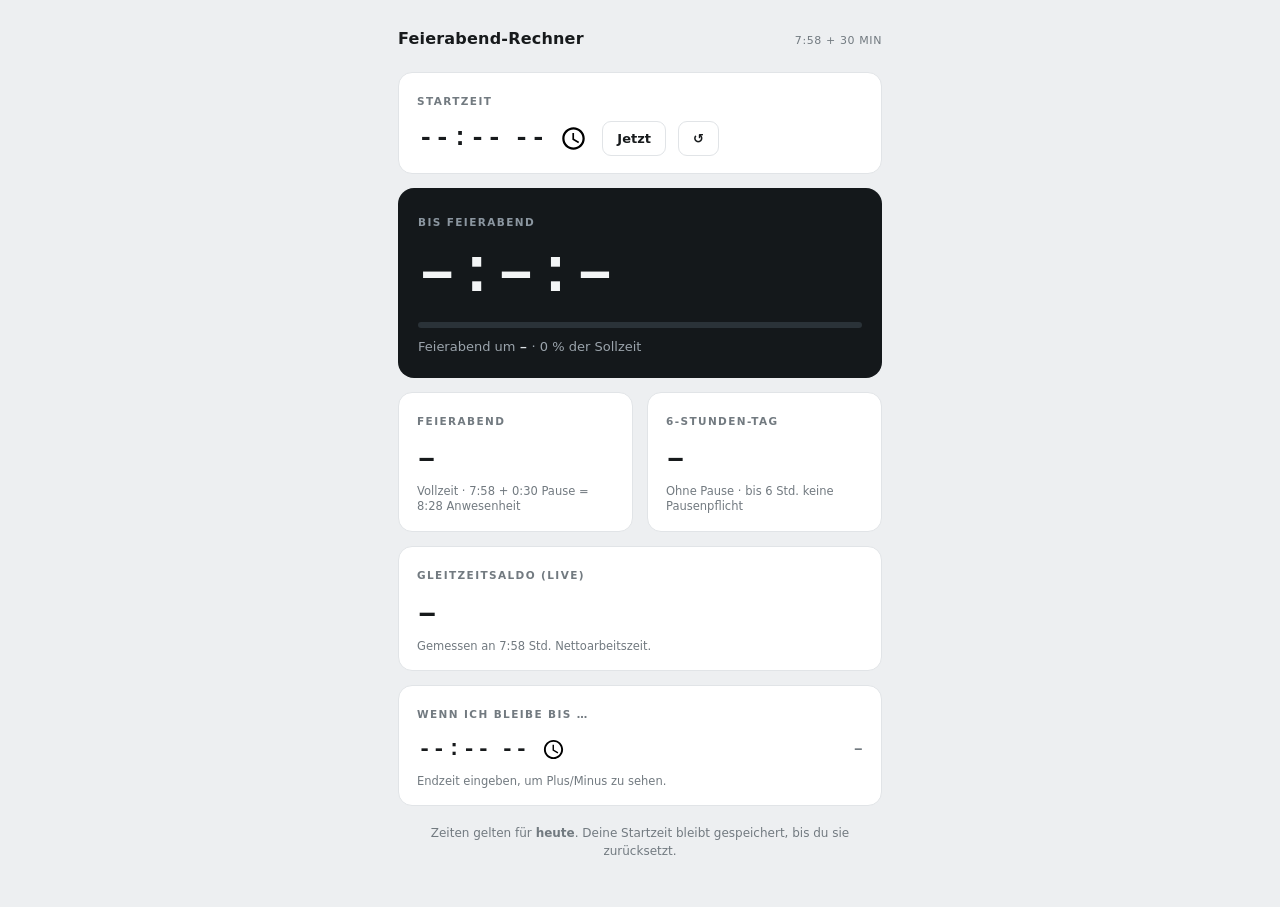
<file: feierabend-rechner.html>
<!DOCTYPE html>
<html lang="de">
<head>
<meta charset="UTF-8">
<meta name="viewport" content="width=device-width, initial-scale=1.0">
<title>Feierabend-Rechner</title>
<style>
  :root{
    --page:#EDEFF1;
    --surface:#FFFFFF;
    --panel:#14181B;
    --ink:#171A1C;
    --muted:#727A80;
    --line:#E1E4E7;
    --panel-line:#2A3238;
    --plus:#2E9D63;
    --plus-dim:#6FBF95;
    --warn:#D98324;
    --mono:ui-monospace,"SF Mono","Cascadia Code","Roboto Mono",Menlo,Consolas,monospace;
    --sans:system-ui,-apple-system,"Segoe UI",Roboto,Helvetica,Arial,sans-serif;
  }
  *{box-sizing:border-box;margin:0;padding:0}
  html,body{background:var(--page);color:var(--ink);font-family:var(--sans);
    -webkit-font-smoothing:antialiased;line-height:1.4}
  .wrap{max-width:520px;margin:0 auto;padding:28px 18px 48px}

  header{display:flex;align-items:baseline;justify-content:space-between;
    margin-bottom:22px}
  header h1{font-size:16px;font-weight:600;letter-spacing:.2px}
  header .sub{font-size:11px;color:var(--muted);letter-spacing:.6px;
    text-transform:uppercase}

  .eyebrow{font-size:10.5px;font-weight:600;letter-spacing:1.4px;
    text-transform:uppercase;color:var(--muted)}

  .card{background:var(--surface);border:1px solid var(--line);
    border-radius:14px;padding:16px 18px;margin-bottom:14px}

  /* Start input */
  .start-row{display:flex;align-items:center;gap:12px;margin-top:8px}
  input[type=time]{font-family:var(--mono);font-size:26px;font-weight:600;
    border:none;background:transparent;color:var(--ink);width:auto;
    padding:2px 0;letter-spacing:1px;font-variant-numeric:tabular-nums}
  input[type=time]:focus{outline:none}
  .btn{font-family:var(--sans);font-size:13px;font-weight:600;
    border:1px solid var(--line);background:var(--surface);color:var(--ink);
    border-radius:9px;padding:9px 14px;cursor:pointer;transition:.15s;
    white-space:nowrap}
  .btn:hover{background:var(--page);border-color:#cfd4d8}
  .btn:active{transform:translateY(1px)}
  .btn:focus-visible{outline:2px solid var(--plus);outline-offset:2px}

  /* Dark hero panel */
  .panel{background:var(--panel);border-radius:16px;padding:22px 20px 20px;
    margin-bottom:14px;color:#fff}
  .panel .eyebrow{color:#8B96A0}
  .count{font-family:var(--mono);font-variant-numeric:tabular-nums;
    font-size:clamp(46px,15vw,64px);font-weight:700;letter-spacing:1px;
    line-height:1;margin:10px 0 4px;color:#F3F5F6}
  .count.reached{color:var(--plus-dim)}
  .panel .meta{font-size:13px;color:#9BA4AC}
  .panel .meta b{color:#DDE2E6;font-weight:600;font-family:var(--mono)}
  .bar{height:6px;background:var(--panel-line);border-radius:99px;
    overflow:hidden;margin:16px 0 10px}
  .bar span{display:block;height:100%;width:0%;background:var(--plus);
    border-radius:99px;transition:width .6s ease}
  .bar span.over{background:var(--plus-dim)}

  /* Two key times */
  .grid{display:grid;grid-template-columns:1fr 1fr;gap:14px;margin-bottom:14px}
  .grid .card{margin:0}
  .time{font-family:var(--mono);font-variant-numeric:tabular-nums;
    font-size:32px;font-weight:700;letter-spacing:1px;margin:6px 0 2px}
  .note{font-size:11.5px;color:var(--muted);line-height:1.35}

  /* Saldo */
  .saldo-val{font-family:var(--mono);font-variant-numeric:tabular-nums;
    font-size:34px;font-weight:700;letter-spacing:1px;margin-top:6px}
  .saldo-val.pos{color:var(--plus)}
  .saldo-val.neg{color:var(--warn)}

  /* What-if */
  .whatif-row{display:flex;align-items:center;gap:12px;margin-top:8px;
    flex-wrap:wrap}
  .whatif-row input[type=time]{font-size:22px}
  .whatif-out{font-family:var(--mono);font-variant-numeric:tabular-nums;
    font-size:16px;font-weight:600;margin-left:auto}
  .whatif-out.pos{color:var(--plus)}
  .whatif-out.neg{color:var(--warn)}
  .whatif-out.zero{color:var(--muted)}

  .hint{font-size:12px;color:var(--muted);text-align:center;margin-top:18px;
    line-height:1.5}
  .dim{color:var(--muted)}
  @media (max-width:360px){.grid{grid-template-columns:1fr}}
</style>
</head>
<body>
<div class="wrap">

  <header>
    <h1>Feierabend-Rechner</h1>
    <span class="sub">7:58 + 30 Min</span>
  </header>

  <!-- Startzeit -->
  <div class="card">
    <span class="eyebrow">Startzeit</span>
    <div class="start-row">
      <input type="time" id="start" step="60">
      <button class="btn" id="nowBtn">Jetzt</button>
      <button class="btn" id="resetBtn" title="Zurücksetzen">↺</button>
    </div>
  </div>

  <!-- Hero: Countdown -->
  <div class="panel">
    <span class="eyebrow" id="countLabel">Bis Feierabend</span>
    <div class="count" id="count">–:–:–</div>
    <div class="bar"><span id="bar"></span></div>
    <div class="meta">Feierabend um <b id="endClock">–</b> · <span id="pct">0&nbsp;%</span> der Sollzeit</div>
  </div>

  <!-- Zwei Kernzeiten -->
  <div class="grid">
    <div class="card">
      <span class="eyebrow">Feierabend</span>
      <div class="time" id="fullTime">–</div>
      <div class="note">Vollzeit · 7:58 + 0:30 Pause = 8:28 Anwesenheit</div>
    </div>
    <div class="card">
      <span class="eyebrow">6-Stunden-Tag</span>
      <div class="time" id="sixTime">–</div>
      <div class="note">Ohne Pause · bis 6 Std. keine Pausenpflicht</div>
    </div>
  </div>

  <!-- Gleitzeitsaldo -->
  <div class="card">
    <span class="eyebrow">Gleitzeitsaldo (live)</span>
    <div class="saldo-val" id="saldo">–</div>
    <div class="note" id="saldoNote">Gemessen an 7:58 Std. Nettoarbeitszeit.</div>
  </div>

  <!-- Was-wäre-wenn -->
  <div class="card">
    <span class="eyebrow">Wenn ich bleibe bis …</span>
    <div class="whatif-row">
      <input type="time" id="whatif" step="60">
      <span class="whatif-out zero" id="whatifOut">–</span>
    </div>
    <div class="note" id="whatifNote" style="margin-top:8px">Endzeit eingeben, um Plus/Minus zu sehen.</div>
  </div>

  <p class="hint">Zeiten gelten für <b>heute</b>. Deine Startzeit bleibt gespeichert,
  bis du sie zurücksetzt.</p>

</div>

<script>
(function(){
  "use strict";

  // --- Konstanten (Minuten) ---
  var SOLL  = 7*60 + 58;   // 478  Nettoarbeitszeit
  var PAUSE = 30;
  var FULL  = SOLL + PAUSE; // 508  Anwesenheit Vollzeit (8:28)
  var SIX   = 6*60;         // 360  6-Stunden-Tag ohne Pause

  var KEY = "feierabend_start";

  // --- Elemente ---
  var $start   = document.getElementById("start");
  var $whatif  = document.getElementById("whatif");
  var $count   = document.getElementById("count");
  var $countLabel = document.getElementById("countLabel");
  var $bar     = document.getElementById("bar");
  var $pct     = document.getElementById("pct");
  var $endClock= document.getElementById("endClock");
  var $fullTime= document.getElementById("fullTime");
  var $sixTime = document.getElementById("sixTime");
  var $saldo   = document.getElementById("saldo");
  var $saldoNote = document.getElementById("saldoNote");
  var $whatifOut = document.getElementById("whatifOut");
  var $whatifNote= document.getElementById("whatifNote");

  // --- Speicher (fehlertolerant) ---
  function save(v){ try{ localStorage.setItem(KEY,v); }catch(e){} }
  function load(){ try{ return localStorage.getItem(KEY)||""; }catch(e){ return ""; } }

  // --- Helfer ---
  function pad(n){ return (n<10?"0":"")+n; }

  // "HH:MM" -> heutiges Date, oder null
  function startDate(){
    var v = $start.value;
    if(!v) return null;
    var p = v.split(":");
    var d = new Date();
    d.setHours(+p[0], +p[1], 0, 0);
    return d;
  }
  // Minuten auf startDate addieren -> Date
  function plusMin(base, min){ return new Date(base.getTime() + min*60000); }
  // Date -> "HH:MM"
  function clock(d){ return pad(d.getHours())+":"+pad(d.getMinutes()); }

  // Nettoarbeitszeit & Saldo aus Anwesenheit (Minuten)
  function saldoFrom(presence){
    var brk = presence > 540 ? 45 : (presence > 360 ? 30 : 0); // >9h:45, >6h:30
    var net = presence - brk;
    return { net:net, plus: net - SOLL, brk:brk };
  }

  // signierte Dauer "+1:13" / "−0:45" / "±0:00"
  function fmtSigned(min){
    var r = Math.round(min);
    var sign = r > 0 ? "+" : (r < 0 ? "\u2212" : "\u00B1");
    r = Math.abs(r);
    return sign + Math.floor(r/60) + ":" + pad(r%60);
  }

  // --- Statische Ausgaben (bei Änderung der Startzeit) ---
  function renderStatic(){
    var s = startDate();
    if(!s){
      $fullTime.textContent = "–";
      $sixTime.textContent  = "–";
      $endClock.textContent = "–";
      return;
    }
    var end  = plusMin(s, FULL);
    $fullTime.textContent = clock(end);
    $sixTime.textContent  = clock(plusMin(s, SIX));
    $endClock.textContent = clock(end);
    renderWhatif();
  }

  // --- Live-Ausgaben (jede Sekunde) ---
  function renderLive(){
    var s = startDate();
    if(!s){
      $count.textContent = "–:–:–";
      $count.classList.remove("reached");
      $bar.style.width = "0%";
      $pct.innerHTML = "0&nbsp;%";
      $saldo.textContent = "–";
      $saldo.className = "saldo-val";
      return;
    }

    var now = new Date();
    var target = plusMin(s, FULL);          // Feierabend Vollzeit
    var remainMs = target - now;            // >0: noch offen
    var presence = (now - s) / 60000;       // Anwesenheit in Min (kann negativ sein)

    // Countdown / Überschreitung
    if(remainMs > 0){
      var sec = Math.floor(remainMs/1000);
      var h = Math.floor(sec/3600), m = Math.floor((sec%3600)/60), ss = sec%60;
      $count.textContent = h+":"+pad(m)+":"+pad(ss);
      $count.classList.remove("reached");
      $countLabel.textContent = "Bis Feierabend";
    } else {
      var over = Math.floor((-remainMs)/1000);
      var oh = Math.floor(over/3600), om = Math.floor((over%3600)/60), os = over%60;
      $count.textContent = "+"+oh+":"+pad(om)+":"+pad(os);
      $count.classList.add("reached");
      $countLabel.textContent = "Feierabend erreicht · Gleitzeit läuft";
    }

    // Fortschritt (Anwesenheit / Vollzeit)
    var frac = presence / FULL;
    var pctShown = Math.max(0, Math.round(frac*100));
    $bar.style.width = Math.max(0, Math.min(100, frac*100)) + "%";
    $bar.firstChild; // noop
    if(frac >= 1){ $bar.classList.add("over"); } else { $bar.classList.remove("over"); }
    $pct.innerHTML = pctShown + "&nbsp;%";

    // Gleitzeitsaldo (live)
    if(presence <= 0){
      $saldo.textContent = fmtSigned(-SOLL);
      $saldo.className = "saldo-val neg";
      $saldoNote.textContent = "Noch nicht gestartet – volle 7:58 Std. offen.";
    } else {
      var r = saldoFrom(presence);
      $saldo.textContent = fmtSigned(r.plus) + " Std.";
      $saldo.className = "saldo-val " + (r.plus > 0.5 ? "pos" : (r.plus < -0.5 ? "neg" : ""));
      $saldoNote.textContent = r.brk > 0
        ? ("Inkl. " + r.brk + " Min. Pause abgezogen. Netto: "
           + Math.floor(r.net/60) + ":" + pad(Math.round(r.net%60)) + " Std.")
        : "Noch keine Pause fällig (unter 6 Std.).";
    }
  }

  // --- Was-wäre-wenn ---
  function renderWhatif(){
    var s = startDate();
    var v = $whatif.value;
    if(!s || !v){
      $whatifOut.textContent = "–";
      $whatifOut.className = "whatif-out zero";
      $whatifNote.textContent = "Endzeit eingeben, um Plus/Minus zu sehen.";
      return;
    }
    var p = v.split(":");
    var end = new Date(s);
    end.setHours(+p[0], +p[1], 0, 0);
    if(end < s) end = plusMin(end, 24*60); // über Mitternacht

    var presence = (end - s)/60000;
    var r = saldoFrom(presence);
    $whatifOut.textContent = fmtSigned(r.plus) + " Std.";
    $whatifOut.className = "whatif-out " +
      (r.plus > 0.5 ? "pos" : (r.plus < -0.5 ? "neg" : "zero"));

    var presH = Math.floor(presence/60) + ":" + pad(Math.round(presence%60));
    $whatifNote.textContent = "Anwesenheit " + presH + " Std."
      + (r.brk>0 ? (" · " + r.brk + " Min. Pause") : " · keine Pausenpflicht")
      + (r.plus > 0.5 ? " · Plus" : (r.plus < -0.5 ? " · Minus" : " · genau erfüllt"));
  }

  // --- Events ---
  $start.addEventListener("input", function(){
    save($start.value); renderStatic(); renderLive();
  });
  $whatif.addEventListener("input", renderWhatif);

  document.getElementById("nowBtn").addEventListener("click", function(){
    var n = new Date();
    $start.value = pad(n.getHours()) + ":" + pad(n.getMinutes());
    save($start.value); renderStatic(); renderLive();
  });
  document.getElementById("resetBtn").addEventListener("click", function(){
    $start.value = ""; $whatif.value = "";
    save(""); renderStatic(); renderLive(); renderWhatif();
  });

  // --- Init ---
  $start.value = load();
  renderStatic();
  renderLive();
  setInterval(renderLive, 1000);
})();
</script>
</body>
</html>
</file>
